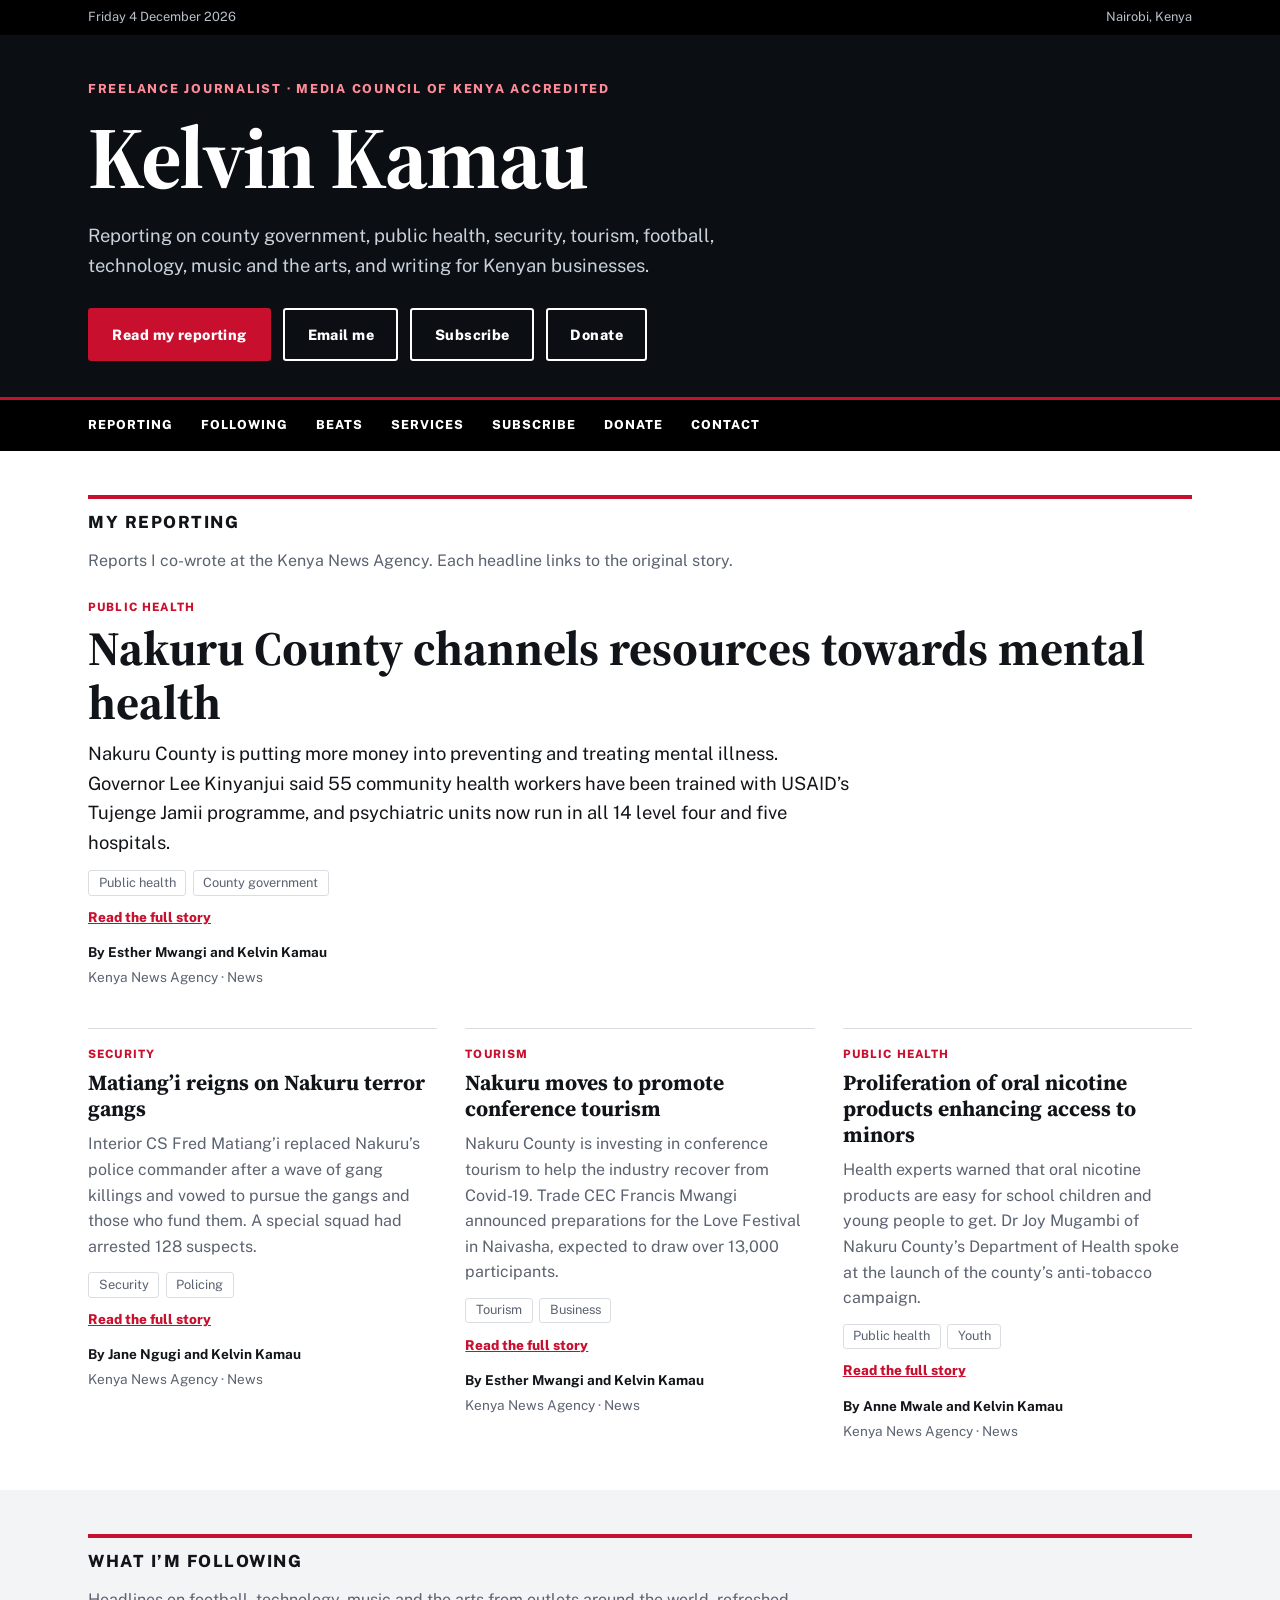
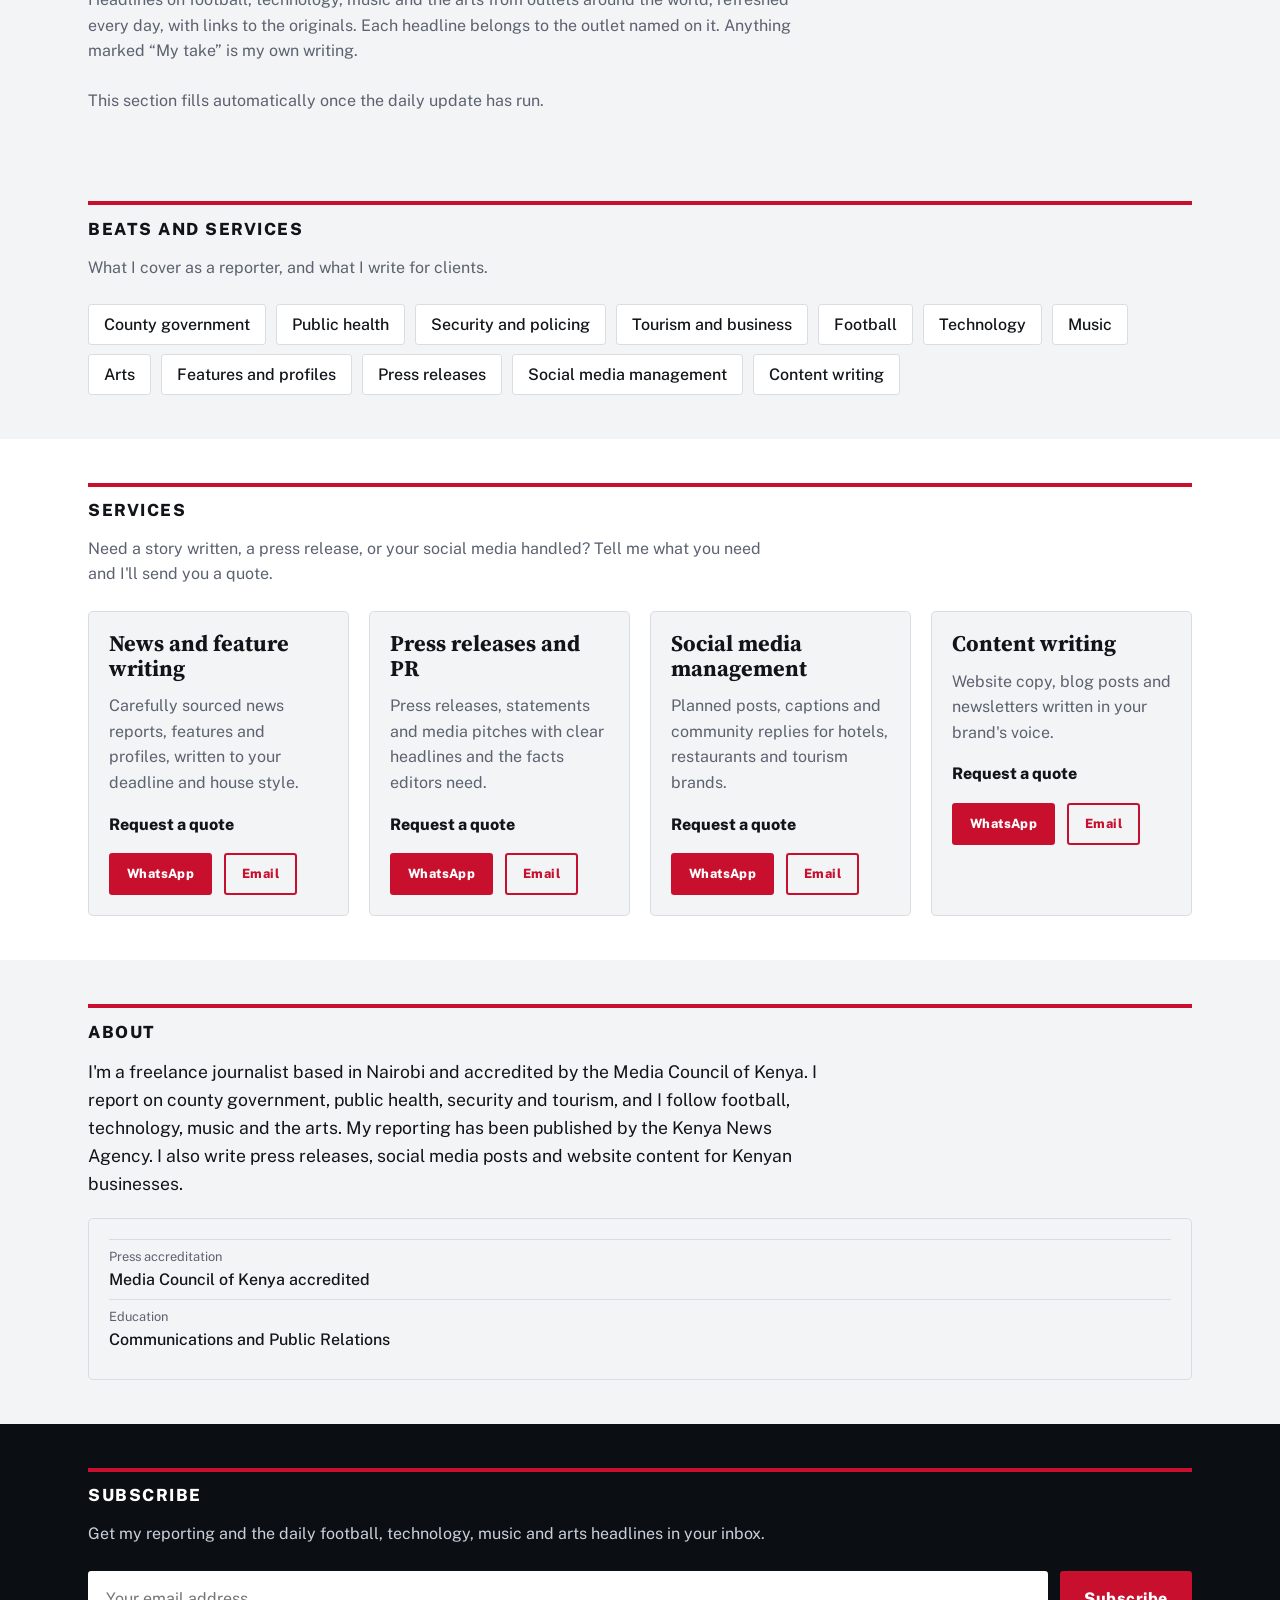
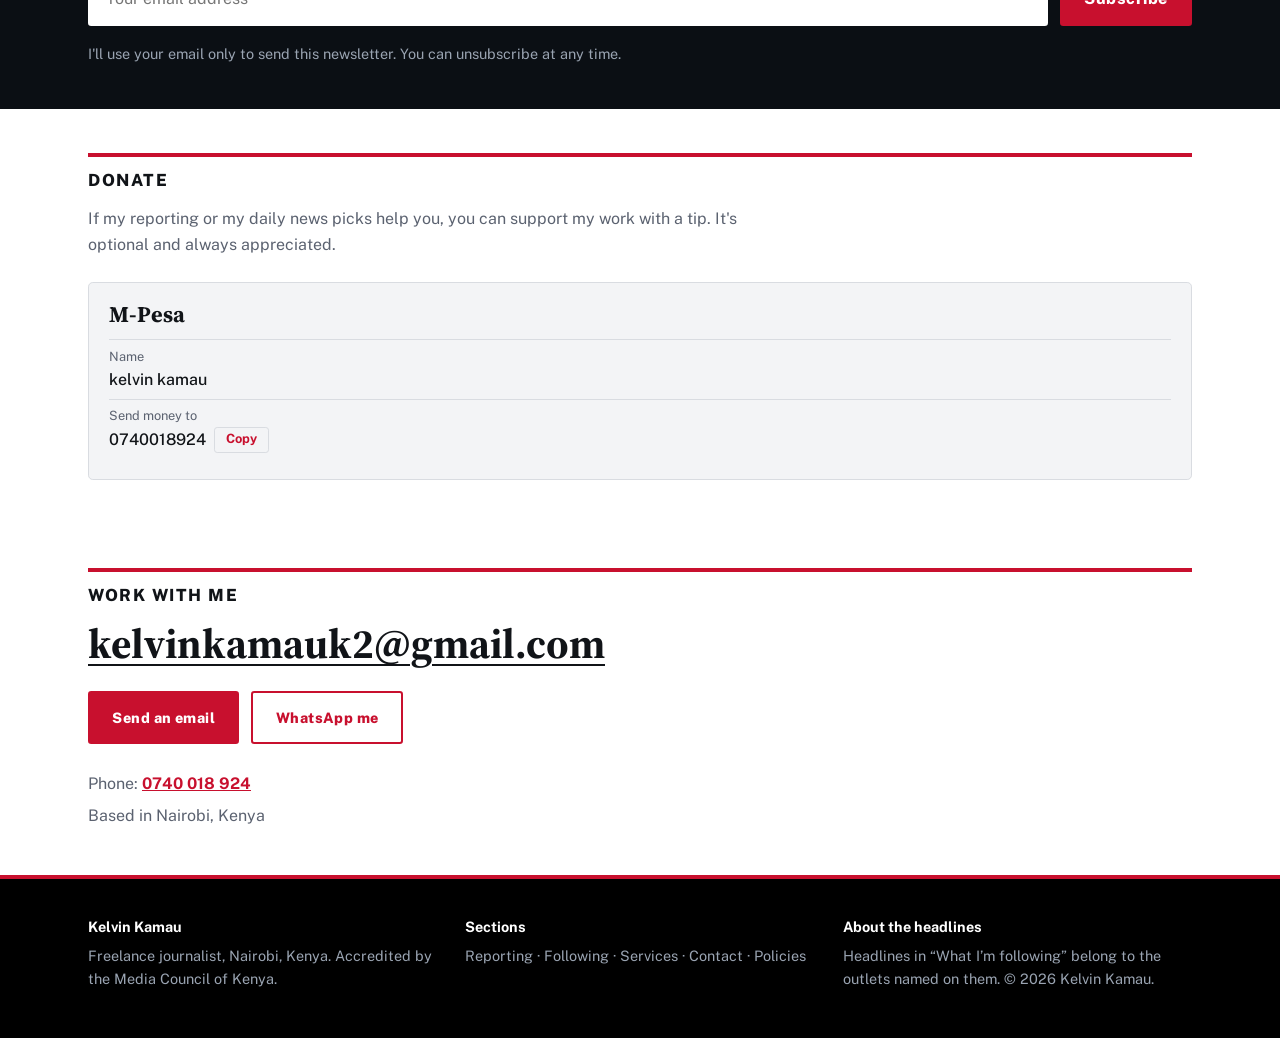
<file: index.html>
<!DOCTYPE html>
<html lang="en">
<head>
<meta charset="utf-8">
<meta name="viewport" content="width=device-width, initial-scale=1, viewport-fit=cover">
<title>Kelvin Kamau | Freelance Journalist, Nairobi</title>
<meta name="description" content="Kelvin Kamau is an MCK-accredited freelance journalist based in Nairobi, Kenya. News, features and PR content.">
<meta name="theme-color" content="#0B0F14">
<meta property="og:type" content="website">
<meta property="og:title" content="Kelvin Kamau | Freelance Journalist, Nairobi">
<meta property="og:description" content="MCK-accredited freelance journalist in Nairobi, Kenya. News, features and PR content.">
<link rel="icon" href="data:image/svg+xml,%3Csvg xmlns='http://www.w3.org/2000/svg' viewBox='0 0 100 100'%3E%3Ctext y='.9em' font-size='90'%3E📰%3C/text%3E%3C/svg%3E">
<link rel="preconnect" href="https://fonts.googleapis.com">
<link rel="preconnect" href="https://fonts.gstatic.com" crossorigin>
<link href="https://fonts.googleapis.com/css2?family=Public+Sans:wght@400;500;700;800&family=Source+Serif+4:wght@400;600;700&display=swap" rel="stylesheet">
<link rel="stylesheet" href="style.css">
<script type="application/ld+json">
{"@context":"https://schema.org","@type":"Person","name":"Kelvin Kamau","jobTitle":"Freelance journalist","url":"https://kelvinkamauk2-max.github.io/KELVINN/","homeLocation":{"@type":"Place","name":"Nairobi, Kenya"},"knowsAbout":["County government","Public health","Security","Tourism","Football","Technology","Music","Arts"]}
</script>
</head>
<body>
<a class="skip" href="#work">Skip to my reporting</a>

<header class="masthead">
  <div class="topbar">
    <div class="wrap topbar-in"><span id="today"></span><span>Nairobi, Kenya</span></div>
  </div>
  <div class="wrap brand">
    <p class="role">Freelance journalist · Media Council of Kenya accredited</p>
    <h1>Kelvin Kamau</h1>
    <p class="lead">Reporting on county government, public health, security, tourism, football, technology, music and the arts, and writing for Kenyan businesses.</p>
    <div class="btns">
      <a class="btn" href="#work">Read my reporting</a>
      <a class="btn alt" href="mailto:kelvinkamauk2@gmail.com?subject=Project%20enquiry">Email me</a>
      <a class="btn alt" href="#subscribe" id="hero-subscribe" hidden>Subscribe</a>
      <a class="btn alt" href="#support" id="hero-donate" hidden>Donate</a>
    </div>
  </div>
  <nav class="mainnav" aria-label="Page sections">
    <div class="wrap">
      <a href="#work">Reporting</a><a href="#news">Following</a><a href="#archive" id="nav-archive" hidden>Archive</a><a href="#beats">Beats</a><a href="#services">Services</a><a href="#subscribe" id="nav-subscribe" hidden>Subscribe</a><a href="#support" id="nav-support" hidden>Donate</a><a href="#contact">Contact</a>
    </div>
  </nav>
</header>

<main>
<section id="work">
  <div class="wrap">
    <h2>My reporting</h2>
    <p class="sub">Reports I co-wrote at the Kenya News Agency. Each headline links to the original story.</p>
    <p id="status" class="status" role="status"></p>
    <div class="chips" id="work-chips" aria-label="Filter my stories"></div>
    <div id="stories"></div>
    <noscript>
      <ul>
        <li><a href="https://www.kenyanews.go.ke/nakuru-county-channels-resources-towards-mental-health/">Nakuru County channels resources towards mental health</a></li>
        <li><a href="https://www.kenyanews.go.ke/kasarani-ocpd-appointed-nakuru-commander-over-escalating-criminal-activities/">Matiang’i reigns on Nakuru terror gangs</a></li>
        <li><a href="https://www.kenyanews.go.ke/nakuru-moves-to-promote-conference-tourism/">Nakuru moves to promote conference tourism</a></li>
        <li><a href="https://www.kenyanews.go.ke/proliferation-of-oral-nicotine-products-enhancing-access-to-minors/">Proliferation of oral nicotine products enhancing access to minors</a></li>
      </ul>
    </noscript>
  </div>
</section>

<section class="panel" id="news">
  <div class="wrap">
    <h2>What I’m following</h2>
    <p class="sub">Headlines on football, technology, music and the arts from outlets around the world, refreshed every day, with links to the originals. Each headline belongs to the outlet named on it. Anything marked “My take” is my own writing.</p>
    <p id="news-updated" class="status"></p>
    <div class="sponsor" id="sponsor-slot" hidden></div>
    <div class="chips" id="news-chips" aria-label="Filter the headlines"></div>
    <div id="news-list"></div>
  </div>
</section>

<section id="archive" hidden>
  <div class="wrap">
    <h2>News archive</h2>
    <p class="sub">Each day's headlines are saved automatically. Pick a day to read it.</p>
    <label class="pick">Day <select id="archive-date"></select></label>
    <div class="chips" id="archive-chips" aria-label="Filter the archive"></div>
    <div id="archive-list"></div>
  </div>
</section>

<section class="panel" id="beats">
  <div class="wrap">
    <h2>Beats and services</h2>
    <p class="sub">What I cover as a reporter, and what I write for clients.</p>
    <ul class="beats">
      <li>County government</li><li>Public health</li><li>Security and policing</li><li>Tourism and business</li><li>Football</li><li>Technology</li><li>Music</li><li>Arts</li><li>Features and profiles</li><li>Press releases</li><li>Social media management</li><li>Content writing</li>
    </ul>
  </div>
</section>

<section id="services">
  <div class="wrap">
    <h2>Services</h2>
    <p class="sub">Need a story written, a press release, or your social media handled? Tell me what you need and I'll send you a quote.</p>
    <div class="donate" id="services-list"></div>
  </div>
</section>

<section class="panel" id="about" hidden>
  <div class="wrap">
    <h2>About</h2>
    <div id="about-box"></div>
  </div>
</section>

<section id="testimonials" hidden>
  <div class="wrap">
    <h2>What clients say</h2>
    <div class="donate" id="testimonials-list"></div>
  </div>
</section>

<section class="panel" id="advertise" hidden>
  <div class="wrap">
    <h2>Advertise and sponsor</h2>
    <p class="sub" id="advertise-intro">Reach readers of my reporting and daily news picks.</p>
    <div class="donate" id="advertise-list"></div>
    <p class="sub">Sponsored content is always labelled as sponsored, and sponsors do not control my reporting.</p>
  </div>
</section>

<section id="subscribe" hidden>
  <div class="wrap">
    <h2>Subscribe</h2>
    <p class="sub">Get my reporting and the daily football, technology, music and arts headlines in your inbox.</p>
    <div id="subscribe-box"></div>
  </div>
</section>

<section id="support" hidden>
  <div class="wrap">
    <h2>Donate</h2>
    <p class="sub">If my reporting or my daily news picks help you, you can support my work with a tip. It's optional and always appreciated.</p>
    <div class="donate" id="donate-options"></div>
  </div>
</section>

<section class="contact" id="contact">
  <div class="wrap">
    <h2>Work with me</h2>
    <p class="big"><a href="mailto:kelvinkamauk2@gmail.com?subject=Project%20enquiry">kelvinkamauk2@gmail.com</a></p>
    <div class="btns">
      <a class="btn" href="mailto:kelvinkamauk2@gmail.com?subject=Project%20enquiry">Send an email</a>
      <a class="btn alt" href="https://wa.me/254740018924" target="_blank" rel="noopener">WhatsApp me</a>
    </div>
    <ul class="details">
      <li>Phone: <a href="tel:+254740018924">0740 018 924</a></li>
      <li>Based in Nairobi, Kenya</li>
    </ul>
  </div>
</section>
</main>

<footer class="site-footer">
  <div class="wrap foot">
    <div>
      <strong>Kelvin Kamau</strong>
      <p>Freelance journalist, Nairobi, Kenya. Accredited by the Media Council of Kenya.</p>
    </div>
    <div>
      <strong>Sections</strong>
      <p><a href="#work">Reporting</a> · <a href="#news">Following</a> · <a href="#services">Services</a> · <a href="#contact">Contact</a> · <a href="policies.html">Policies</a></p>
    </div>
    <div id="social-col" hidden>
      <strong>Follow</strong>
      <p id="social-links"></p>
    </div>
    <div>
      <strong>About the headlines</strong>
      <p>Headlines in “What I’m following” belong to the outlets named on them. © 2026 Kelvin Kamau.</p>
    </div>
  </div>
</footer>

<script src="settings.js"></script>
<script src="script.js" defer></script>
</body>
</html>
</file>
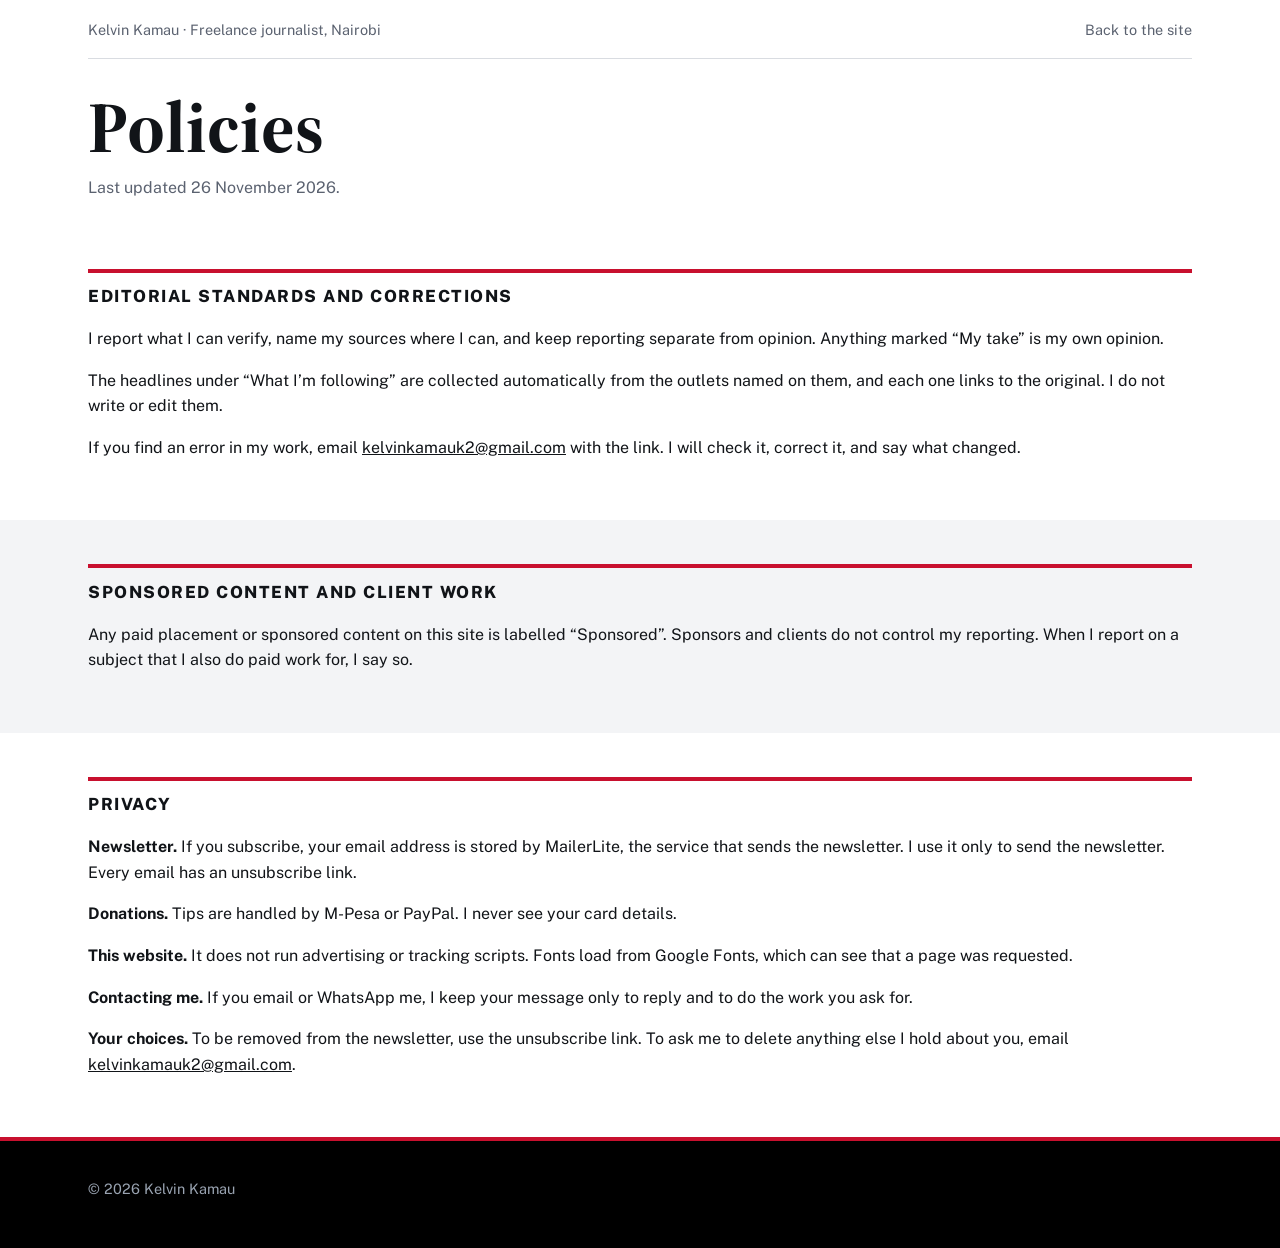
<file: policies.html>
<!DOCTYPE html>
<html lang="en">
<head>
<meta charset="utf-8">
<meta name="viewport" content="width=device-width, initial-scale=1, viewport-fit=cover">
<title>Policies | Kelvin Kamau</title>
<meta name="description" content="Editorial standards, corrections, sponsored content and privacy for Kelvin Kamau's website.">
<link rel="preconnect" href="https://fonts.googleapis.com">
<link rel="preconnect" href="https://fonts.gstatic.com" crossorigin>
<link href="https://fonts.googleapis.com/css2?family=Public+Sans:wght@400;500;700;800&family=Source+Serif+4:wght@400;600;700&display=swap" rel="stylesheet">
<link rel="stylesheet" href="style.css">
</head>
<body>
<div class="wrap">
  <div class="bar"><span>Kelvin Kamau · Freelance journalist, Nairobi</span><nav aria-label="Back"><a href="index.html">Back to the site</a></nav></div>
  <h1 class="page-title">Policies</h1>
  <p class="sub">Last updated 26 November 2026.</p>
</div>
<main>
<section>
  <div class="wrap">
    <h2>Editorial standards and corrections</h2>
    <p>I report what I can verify, name my sources where I can, and keep reporting separate from opinion. Anything marked “My take” is my own opinion.</p>
    <p>The headlines under “What I’m following” are collected automatically from the outlets named on them, and each one links to the original. I do not write or edit them.</p>
    <p>If you find an error in my work, email <a href="mailto:kelvinkamauk2@gmail.com?subject=Correction">kelvinkamauk2@gmail.com</a> with the link. I will check it, correct it, and say what changed.</p>
  </div>
</section>
<section class="panel">
  <div class="wrap">
    <h2>Sponsored content and client work</h2>
    <p>Any paid placement or sponsored content on this site is labelled “Sponsored”. Sponsors and clients do not control my reporting. When I report on a subject that I also do paid work for, I say so.</p>
  </div>
</section>
<section>
  <div class="wrap">
    <h2>Privacy</h2>
    <p><strong>Newsletter.</strong> If you subscribe, your email address is stored by MailerLite, the service that sends the newsletter. I use it only to send the newsletter. Every email has an unsubscribe link.</p>
    <p><strong>Donations.</strong> Tips are handled by M-Pesa or PayPal. I never see your card details.</p>
    <p><strong>This website.</strong> It does not run advertising or tracking scripts. Fonts load from Google Fonts, which can see that a page was requested.</p>
    <p><strong>Contacting me.</strong> If you email or WhatsApp me, I keep your message only to reply and to do the work you ask for.</p>
    <p><strong>Your choices.</strong> To be removed from the newsletter, use the unsubscribe link. To ask me to delete anything else I hold about you, email <a href="mailto:kelvinkamauk2@gmail.com?subject=Privacy%20request">kelvinkamauk2@gmail.com</a>.</p>
  </div>
</section>
</main>
<footer class="site-footer"><div class="wrap">© 2026 Kelvin Kamau</div></footer>
</body>
</html>
</file>
<file: style.css>
:root{
  --bg:#FFFFFF; --panel:#F3F4F6; --ink:#111418; --muted:#5B6270; --rule:#D9DCE1;
  --accent:#C8102E; --accent-text:#C8102E; --on-accent:#FFFFFF; --mark:#FFD84D;
  --serif:"Source Serif 4",Georgia,"Times New Roman",serif;
  --sans:"Public Sans","Helvetica Neue",Arial,sans-serif;
  box-sizing:border-box;
  padding-top:env(safe-area-inset-top,0px);
  padding-bottom:env(safe-area-inset-bottom,0px);
}
@media (prefers-color-scheme: dark){
  :root:not([data-theme="light"]){
    --bg:#0D1117; --panel:#161B22; --ink:#F0F3F6; --muted:#9AA4B2; --rule:#2B323C;
    --accent:#E02D44; --accent-text:#FF6B7D; color-scheme:dark;
  }
}
:root[data-theme="dark"]{
  --bg:#0D1117; --panel:#161B22; --ink:#F0F3F6; --muted:#9AA4B2; --rule:#2B323C;
  --accent:#E02D44; --accent-text:#FF6B7D; color-scheme:dark;
}
html{scroll-padding-top:4rem;scroll-behavior:smooth}
*,*::before,*::after{box-sizing:inherit}
body{margin:0;background:var(--bg);color:var(--ink);font-family:var(--sans);font-size:1rem;line-height:1.6}
.wrap{max-width:72rem;margin:0 auto;padding:0 1.5rem}
a{color:inherit}
:focus-visible{outline:3px solid var(--mark);outline-offset:3px}
[hidden]{display:none!important}
.skip{position:absolute;left:-999px;top:0;background:var(--accent);color:var(--on-accent);padding:.6rem 1rem;z-index:20}
.skip:focus{left:1rem}

/* ---------- Masthead ---------- */
.masthead{background:#0B0F14;color:#fff}
.topbar{background:#000;color:#B8C0CC;font-size:.8rem}
.topbar-in{display:flex;justify-content:space-between;gap:1rem;padding-top:.45rem;padding-bottom:.45rem}
.brand{padding-top:2.75rem;padding-bottom:2.25rem}
.role{margin:0 0 .9rem;font-size:.78rem;font-weight:800;letter-spacing:.14em;text-transform:uppercase;color:#FF8A98}
.brand h1{font-family:var(--serif);font-weight:700;font-size:clamp(2.8rem,9vw,5.5rem);line-height:1;letter-spacing:-.02em;margin:0}
.lead{max-width:40rem;margin:1.25rem 0 1.75rem;font-size:1.15rem;color:#C9D1DB}
nav.mainnav{background:#000;border-top:3px solid var(--accent);position:sticky;top:0;z-index:10}
nav.mainnav .wrap{display:flex;gap:0 1.75rem;overflow-x:auto;scrollbar-width:none}
nav.mainnav a{color:#fff;text-decoration:none;font-weight:800;font-size:.78rem;letter-spacing:.08em;text-transform:uppercase;padding:.95rem 0 .8rem;white-space:nowrap;border-bottom:3px solid transparent}
nav.mainnav a:hover{border-bottom-color:var(--accent)}

/* ---------- Buttons ---------- */
.btns{display:flex;flex-wrap:wrap;gap:.75rem}
.btn{display:inline-block;font-family:var(--sans);font-weight:800;font-size:.9rem;letter-spacing:.03em;background:var(--accent);color:var(--on-accent);padding:.8rem 1.4rem;border-radius:.2rem;text-decoration:none;border:2px solid var(--accent);transition:transform .15s}
.btn.alt{background:transparent;color:var(--accent-text)}
.masthead .btn.alt{color:#fff;border-color:#fff}
.btn:hover{transform:translateY(-2px)}

/* ---------- Sections ---------- */
section{padding:2.75rem 0}
section.panel{background:var(--panel)}
section h2{font-family:var(--sans);font-weight:800;font-size:1.05rem;letter-spacing:.09em;text-transform:uppercase;border-top:4px solid var(--accent);padding-top:.65rem;margin:0 0 .75rem}
.sub{margin:0 0 1.5rem;color:var(--muted);max-width:44rem}
.status{margin:0 0 1rem;color:var(--muted);font-size:.9rem}
.status:empty{display:none}
.empty{color:var(--muted);margin:0;grid-column:1/-1}

/* ---------- Tabs (category filters) ---------- */
.chips{display:flex;gap:.25rem 1.5rem;border-bottom:1px solid var(--rule);margin:0 0 1.75rem;overflow-x:auto}
.chips:empty{display:none}
.chip{font:inherit;font-size:.78rem;font-weight:800;letter-spacing:.08em;text-transform:uppercase;cursor:pointer;background:none;color:var(--muted);border:0;border-bottom:3px solid transparent;padding:.55rem 0;white-space:nowrap}
.chip:hover{color:var(--ink)}
.chip[aria-pressed="true"]{color:var(--ink);border-bottom-color:var(--accent)}

/* ---------- Story cards (my reporting) ---------- */
#stories{display:grid;grid-template-columns:repeat(3,1fr);gap:2.25rem 1.75rem}
.story{display:flex;flex-direction:column;border-top:1px solid var(--rule);padding-top:1rem}
.story>div:last-child{order:1}
.story .side{order:2;margin-top:.8rem;font-size:.85rem;color:var(--muted)}
.story .side p{margin:0 0 .2rem}
.story .side strong{display:block;color:var(--ink);font-weight:700}
#stories .story:first-child{grid-column:1/-1;border-top:0;padding-top:0}
#stories .story:first-child h3{font-size:clamp(1.9rem,4.6vw,3rem);line-height:1.12}
#stories .story:first-child .sum{font-size:1.15rem;max-width:48rem}
.kicker{margin:0 0 .4rem;font-size:.72rem;font-weight:800;letter-spacing:.1em;text-transform:uppercase;color:var(--accent-text)}
.story h3{font-family:var(--serif);font-weight:700;font-size:1.35rem;line-height:1.2;margin:0 0 .6rem}
.story h3 a{text-decoration:none}
.story h3 a:hover{text-decoration:underline;text-decoration-thickness:2px}
.story p.sum{margin:0 0 .8rem;color:var(--muted)}
#stories .story:first-child p.sum{color:var(--ink)}
.tags{display:flex;flex-wrap:wrap;gap:.4rem;padding:0;margin:0;list-style:none}
.tags li{border:1px solid var(--rule);padding:.1rem .6rem;border-radius:.2rem;font-size:.8rem;color:var(--muted)}
.read{display:inline-block;margin-top:.7rem;font-weight:800;font-size:.85rem;color:var(--accent-text)}

/* ---------- Headline cards (following, archive) ---------- */
#news-list,#archive-list{display:grid;grid-template-columns:repeat(3,1fr);gap:1.75rem}
.item{border-top:1px solid var(--rule);padding-top:.9rem}
.item h3{font-family:var(--serif);font-weight:700;font-size:1.2rem;line-height:1.22;margin:0 0 .4rem}
.item h3 a{text-decoration:none}
.item h3 a:hover{text-decoration:underline;text-decoration-thickness:2px}
.item .meta{margin:0 0 .5rem;color:var(--muted);font-size:.82rem}
.item p.sum{margin:0;color:var(--muted);font-size:.95rem}
.take{margin:.8rem 0 0;padding:.1rem 0 .1rem .9rem;border-left:4px solid var(--mark);font-size:.95rem}
.take strong{font-weight:800}
.pick{display:inline-flex;align-items:center;gap:.6rem;margin:0 0 1.25rem;color:var(--muted)}
.pick select{font:inherit;color:var(--ink);background:var(--bg);border:1px solid var(--rule);border-radius:.2rem;padding:.4rem .7rem}

/* ---------- Beats ---------- */
.beats{display:flex;flex-wrap:wrap;gap:.6rem;padding:0;margin:0;list-style:none}
.beats li{background:var(--bg);border:1px solid var(--rule);padding:.4rem .95rem;border-radius:.2rem;font-weight:500}

/* ---------- Subscribe band (always dark) ---------- */
#subscribe{background:#0B0F14;color:#fff}
#subscribe .sub{color:#C9D1DB}
#subscribe .email{background:#fff;color:#111;border-color:#fff}
#subscribe .sub-note{color:#9AA4B2}
#subscribe .sub-thanks{background:#161B22;color:#fff}
#subscribe .alt-link{color:#FF8A98}
.sub-form{display:flex;flex-wrap:wrap;gap:.75rem;margin:0 0 1rem}
.sub-form .email{flex:1 1 16rem;font:inherit;color:var(--ink);background:var(--bg);border:2px solid var(--rule);border-radius:.2rem;padding:.8rem 1rem}
.sub-form .email:focus{border-color:var(--accent)}
.sub-form .btn{cursor:pointer;font:inherit;font-weight:800}
.alt-link{display:inline-block;color:var(--accent-text);font-weight:800;margin-bottom:1rem}
.sub-note{margin:0;color:var(--muted);font-size:.9rem}
.sub-thanks{margin:0 0 1rem;padding:1rem 1.25rem;border-left:4px solid var(--mark);background:var(--panel);font-weight:500}

/* ---------- Donate ---------- */
.donate{display:grid;gap:1.25rem;grid-template-columns:repeat(auto-fit,minmax(16rem,1fr))}
.pay{background:var(--panel);border:1px solid var(--rule);border-radius:.3rem;padding:1.25rem}
.pay h3{font-family:var(--serif);font-weight:700;font-size:1.4rem;line-height:1.1;margin:0 0 .75rem}
.pay p{margin:0 0 1rem;color:var(--muted)}
.pay dl{margin:0}
.pay .row{padding:.4rem 0;border-top:1px solid var(--rule)}
.pay dt{font-size:.8rem;color:var(--muted)}
.pay dd{margin:0;font-weight:500;word-break:break-word;display:flex;flex-wrap:wrap;gap:.5rem;align-items:center}
.copy{font:inherit;font-size:.8rem;font-weight:700;cursor:pointer;background:transparent;color:var(--accent-text);border:1px solid var(--rule);border-radius:.2rem;padding:.1rem .7rem}
.copy:hover{border-color:var(--accent)}

/* ---------- Services, sponsors, about, quotes ---------- */
.pay p.price{font-weight:800;color:var(--ink);margin:0 0 1rem}
.pay .btns .btn{padding:.55rem 1rem;font-size:.8rem}
.sponsor{border:1px solid var(--rule);background:var(--bg);padding:.8rem 1.1rem;margin:0 0 1.5rem;font-size:.95rem}
.sponsor .label{display:block;font-size:.7rem;font-weight:800;letter-spacing:.1em;text-transform:uppercase;color:var(--muted);margin-bottom:.2rem}
.sponsor a{font-weight:700}
.about-bio{max-width:46rem;margin:0 0 1.25rem;font-size:1.1rem}
.quote{margin:0;padding:1.1rem 1.25rem;border-left:4px solid var(--accent);background:var(--panel);font-family:var(--serif);font-size:1.1rem}
.quote p{margin:0 0 .6rem}
.quote cite{display:block;font-family:var(--sans);font-style:normal;font-size:.85rem;color:var(--muted)}
#social-links a{margin-right:1rem}

/* ---------- Contact ---------- */
.contact .big{font-family:var(--serif);font-weight:700;font-size:clamp(1.6rem,5vw,2.6rem);line-height:1.1;margin:0 0 1.5rem;word-break:break-word}
.contact .big a{text-decoration-thickness:2px;text-underline-offset:.15em}
.details{list-style:none;padding:0;margin:1.5rem 0 0;color:var(--muted)}
.details li{padding:.2rem 0}
.details a{color:var(--accent-text);font-weight:700}

/* ---------- Footer ---------- */
footer{padding:1.75rem 0 3rem;border-top:1px solid var(--rule);color:var(--muted);font-size:.9rem}
.site-footer{background:#000;color:#9AA4B2;border-top:4px solid var(--accent);padding:2.25rem 0 3rem}
.site-footer strong{color:#fff;display:block;margin-bottom:.35rem}
.site-footer p{margin:0}
.site-footer a{text-decoration:none}
.site-footer a:hover{color:#fff;text-decoration:underline}
.foot{display:grid;gap:1.75rem;grid-template-columns:repeat(auto-fit,minmax(14rem,1fr))}

/* ---------- Admin page ---------- */
.bar{display:flex;justify-content:space-between;flex-wrap:wrap;gap:.5rem 1.5rem;padding:1.1rem 0;border-bottom:1px solid var(--rule);font-size:.9rem;color:var(--muted)}
.bar nav{display:flex;gap:1.25rem}
.bar a{text-decoration:none}
.bar a:hover{color:var(--accent-text)}
.page-title{font-family:var(--serif);font-weight:700;font-size:clamp(2.5rem,8vw,4.5rem);line-height:1;margin:2rem 0 .75rem}
.tools{display:grid;gap:1.25rem;grid-template-columns:repeat(auto-fit,minmax(16rem,1fr))}
.tools .pay{display:flex;flex-direction:column;align-items:flex-start}
.tools .pay p{flex:1}

/* ---------- Small screens ---------- */
@media (max-width:60rem){
  #stories,#news-list,#archive-list{grid-template-columns:repeat(2,1fr)}
}
@media (max-width:40rem){
  #stories,#news-list,#archive-list{grid-template-columns:1fr}
  .brand{padding-top:2rem}
}
@media (prefers-reduced-motion:reduce){html{scroll-behavior:auto}.btn{transition:none}}
</file>
